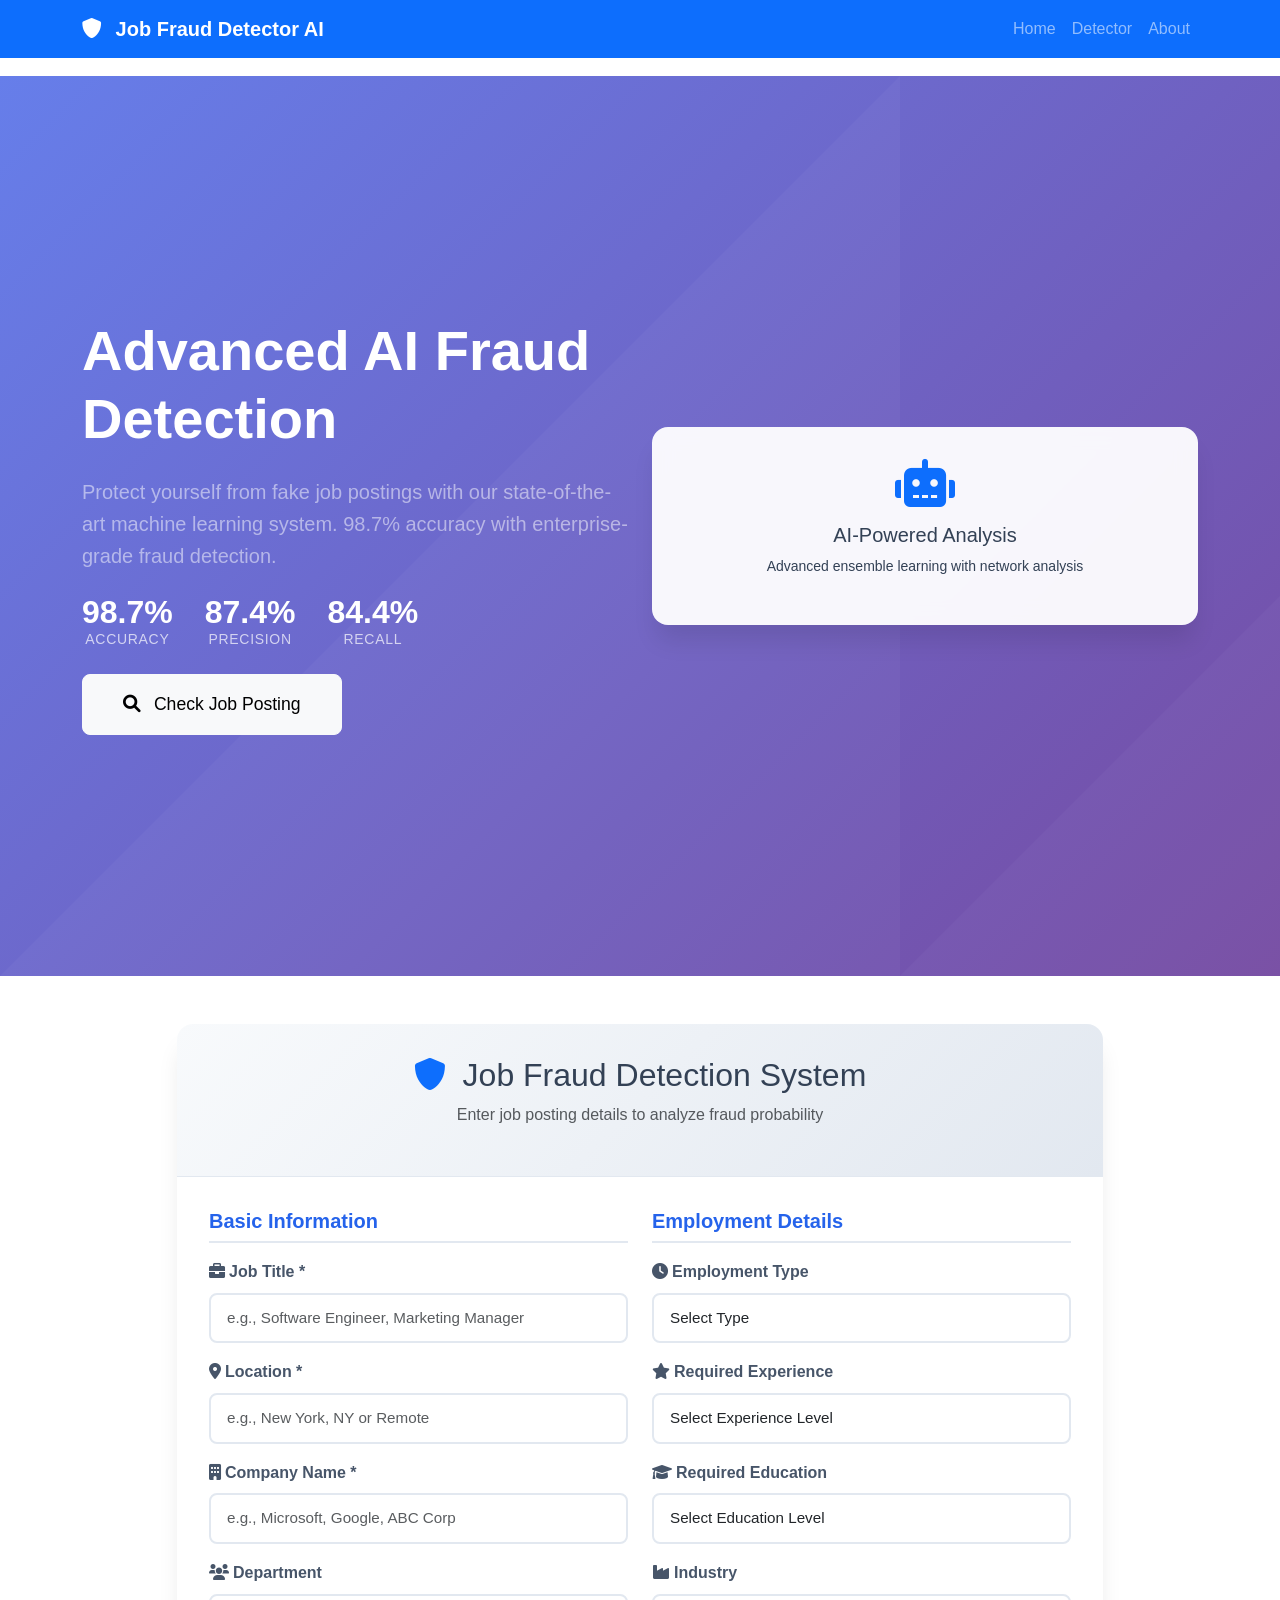
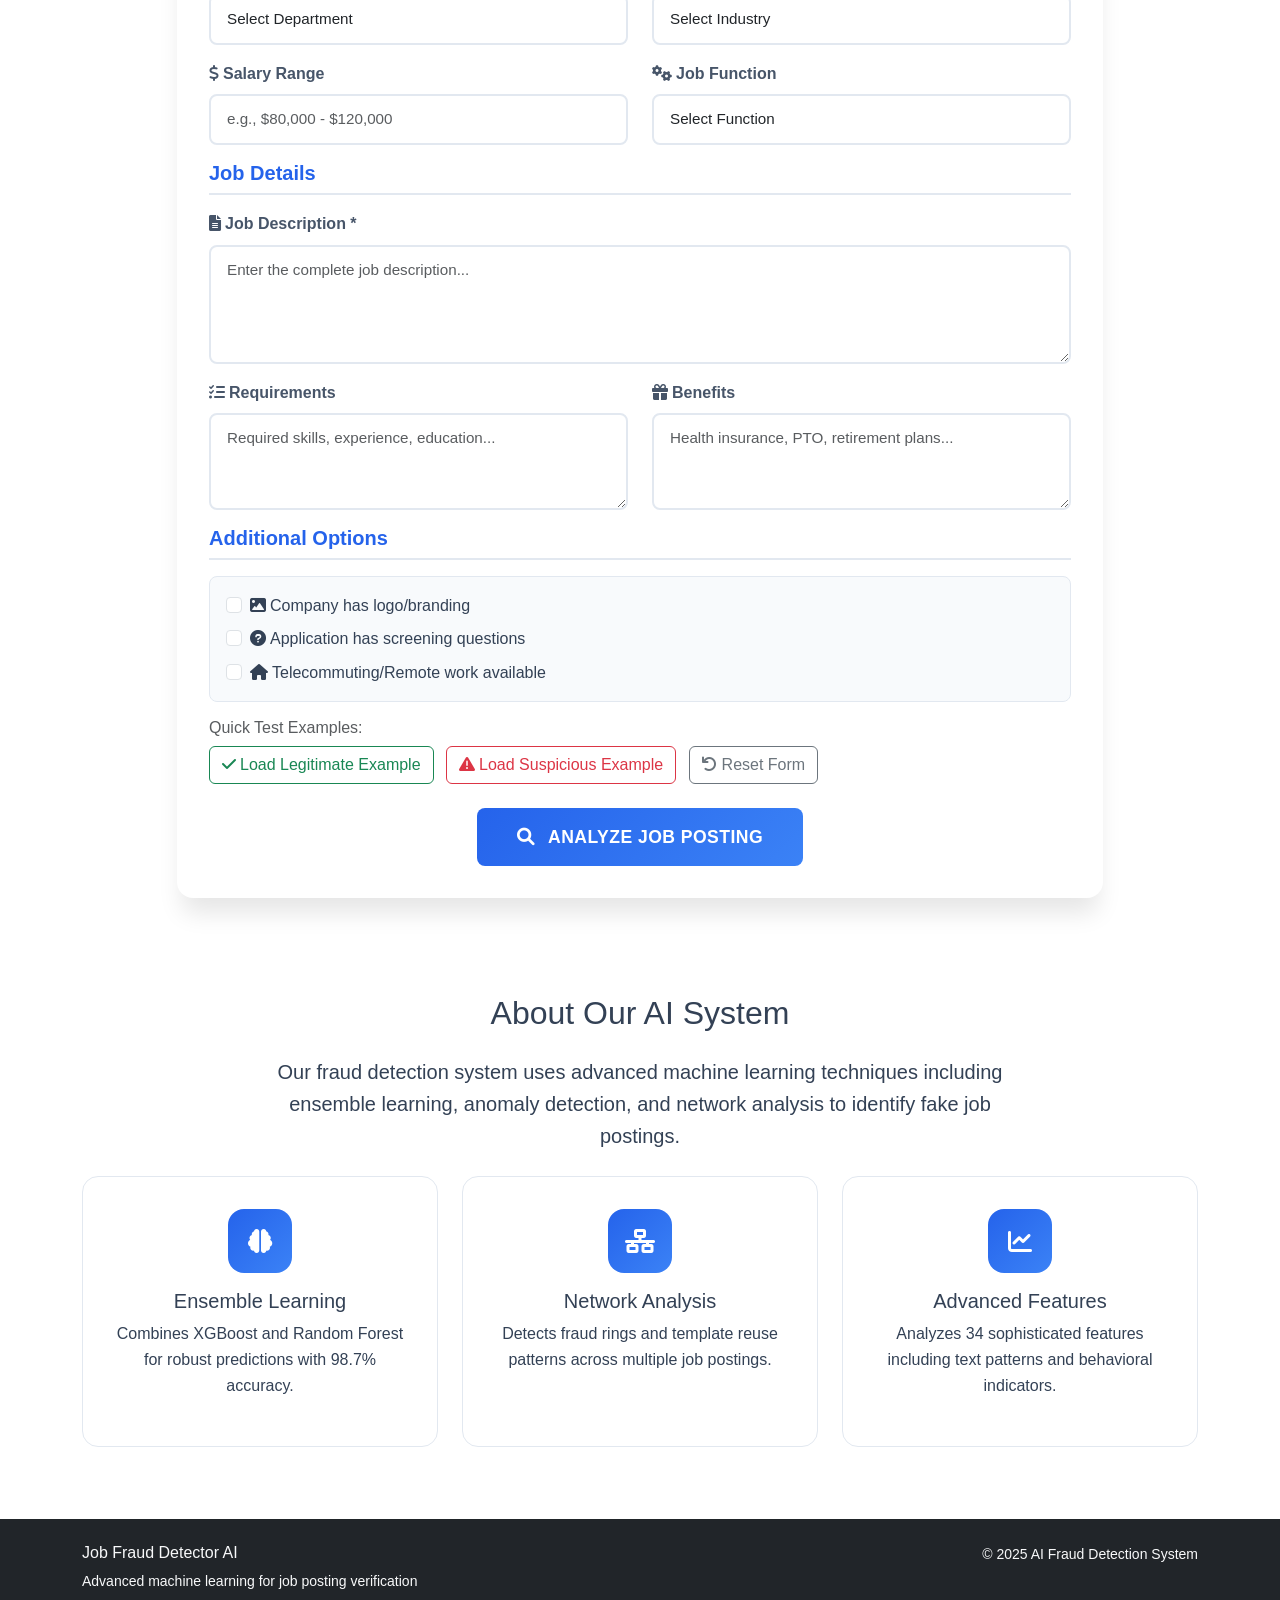
<file: index.html>
<!DOCTYPE html>
<html lang="en">
<head>
    <meta charset="UTF-8">
    <meta name="viewport" content="width=device-width, initial-scale=1.0">
    <title>AI-Powered Job Fraud Detection System</title>
    
    <!-- Bootstrap CSS -->
    <link href="https://cdn.jsdelivr.net/npm/bootstrap@5.3.0/dist/css/bootstrap.min.css" rel="stylesheet">
    <!-- Font Awesome -->
    <link href="https://cdnjs.cloudflare.com/ajax/libs/font-awesome/6.0.0/css/all.min.css" rel="stylesheet">
    <!-- Custom CSS -->
    <link href="styles.css" rel="stylesheet">
</head>
<body>
    <!-- Navigation -->
    <nav class="navbar navbar-expand-lg navbar-dark bg-primary fixed-top">
        <div class="container">
            <a class="navbar-brand fw-bold" href="#">
                <i class="fas fa-shield-alt me-2"></i>
                Job Fraud Detector AI
            </a>
            <button class="navbar-toggler" type="button" data-bs-toggle="collapse" data-bs-target="#navbarNav">
                <span class="navbar-toggler-icon"></span>
            </button>
            <div class="collapse navbar-collapse" id="navbarNav">
                <ul class="navbar-nav ms-auto">
                    <li class="nav-item">
                        <a class="nav-link" href="#home">Home</a>
                    </li>
                    <li class="nav-item">
                        <a class="nav-link" href="#detector">Detector</a>
                    </li>
                    <li class="nav-item">
                        <a class="nav-link" href="#about">About</a>
                    </li>
                </ul>
            </div>
        </div>
    </nav>

    <!-- Hero Section -->
    <section id="home" class="hero-section">
        <div class="container">
            <div class="row align-items-center min-vh-100">
                <div class="col-lg-6">
                    <div class="hero-content">
                        <h1 class="display-4 fw-bold text-white mb-4">
                            Advanced AI Fraud Detection
                        </h1>
                        <p class="lead text-white-50 mb-4">
                            Protect yourself from fake job postings with our state-of-the-art machine learning system. 
                            98.7% accuracy with enterprise-grade fraud detection.
                        </p>
                        <div class="stats-row mb-4">
                            <div class="stat-item">
                                <div class="stat-number">98.7%</div>
                                <div class="stat-label">Accuracy</div>
                            </div>
                            <div class="stat-item">
                                <div class="stat-number">87.4%</div>
                                <div class="stat-label">Precision</div>
                            </div>
                            <div class="stat-item">
                                <div class="stat-number">84.4%</div>
                                <div class="stat-label">Recall</div>
                            </div>
                        </div>
                        <a href="#detector" class="btn btn-light btn-lg">
                            <i class="fas fa-search me-2"></i>
                            Check Job Posting
                        </a>
                    </div>
                </div>
                <div class="col-lg-6">
                    <div class="hero-image">
                        <div class="floating-card">
                            <i class="fas fa-robot fa-3x text-primary mb-3"></i>
                            <h5>AI-Powered Analysis</h5>
                            <p class="small">Advanced ensemble learning with network analysis</p>
                        </div>
                    </div>
                </div>
            </div>
        </div>
    </section>

    <!-- Main Detector Section -->
    <section id="detector" class="py-5">
        <div class="container">
            <div class="row justify-content-center">
                <div class="col-lg-10">
                    <div class="detector-card">
                        <div class="card-header text-center">
                            <h2 class="mb-0">
                                <i class="fas fa-shield-alt text-primary me-2"></i>
                                Job Fraud Detection System
                            </h2>
                            <p class="text-muted mt-2">Enter job posting details to analyze fraud probability</p>
                        </div>
                        
                        <div class="card-body">
                            <form id="analyzeForm">
                                <div class="row">
                                    <!-- Basic Information -->
                                    <div class="col-md-6">
                                        <h5 class="section-title">Basic Information</h5>
                                        
                                        <div class="mb-3">
                                            <label for="title" class="form-label">
                                                <i class="fas fa-briefcase me-1"></i>Job Title *
                                            </label>
                                            <input type="text" class="form-control" id="title" 
                                                   placeholder="e.g., Software Engineer, Marketing Manager"
                                                   required>
                                        </div>

                                        <div class="mb-3">
                                            <label for="location" class="form-label">
                                                <i class="fas fa-map-marker-alt me-1"></i>Location *
                                            </label>
                                            <input type="text" class="form-control" id="location" 
                                                   placeholder="e.g., New York, NY or Remote"
                                                   required>
                                        </div>

                                        <div class="mb-3">
                                            <label for="company" class="form-label">
                                                <i class="fas fa-building me-1"></i>Company Name *
                                            </label>
                                            <input type="text" class="form-control" id="company" 
                                                   placeholder="e.g., Microsoft, Google, ABC Corp"
                                                   required>
                                        </div>

                                        <div class="mb-3">
                                            <label for="department" class="form-label">
                                                <i class="fas fa-users me-1"></i>Department
                                            </label>
                                            <select class="form-control" id="department">
                                                <option value="">Select Department</option>
                                                <option value="Engineering">Engineering</option>
                                                <option value="Marketing">Marketing</option>
                                                <option value="Sales">Sales</option>
                                                <option value="Customer Service">Customer Service</option>
                                                <option value="Administrative">Administrative</option>
                                                <option value="Healthcare">Healthcare</option>
                                                <option value="Finance">Finance</option>
                                                <option value="Other">Other</option>
                                            </select>
                                        </div>

                                        <div class="mb-3">
                                            <label for="salaryRange" class="form-label">
                                                <i class="fas fa-dollar-sign me-1"></i>Salary Range
                                            </label>
                                            <input type="text" class="form-control" id="salaryRange" 
                                                   placeholder="e.g., $80,000 - $120,000">
                                        </div>
                                    </div>

                                    <!-- Employment Details -->
                                    <div class="col-md-6">
                                        <h5 class="section-title">Employment Details</h5>
                                        
                                        <div class="mb-3">
                                            <label for="employmentType" class="form-label">
                                                <i class="fas fa-clock me-1"></i>Employment Type
                                            </label>
                                            <select class="form-control" id="employmentType">
                                                <option value="">Select Type</option>
                                                <option value="Full-time">Full-time</option>
                                                <option value="Part-time">Part-time</option>
                                                <option value="Contract">Contract</option>
                                                <option value="Temporary">Temporary</option>
                                                <option value="Other">Other</option>
                                            </select>
                                        </div>

                                        <div class="mb-3">
                                            <label for="requiredExperience" class="form-label">
                                                <i class="fas fa-star me-1"></i>Required Experience
                                            </label>
                                            <select class="form-control" id="requiredExperience">
                                                <option value="">Select Experience Level</option>
                                                <option value="Entry level">Entry level</option>
                                                <option value="Mid-Senior level">Mid-Senior level</option>
                                                <option value="Director">Director</option>
                                                <option value="Executive">Executive</option>
                                                <option value="Not Applicable">Not Applicable</option>
                                            </select>
                                        </div>

                                        <div class="mb-3">
                                            <label for="requiredEducation" class="form-label">
                                                <i class="fas fa-graduation-cap me-1"></i>Required Education
                                            </label>
                                            <select class="form-control" id="requiredEducation">
                                                <option value="">Select Education Level</option>
                                                <option value="High School">High School</option>
                                                <option value="Associate Degree">Associate Degree</option>
                                                <option value="Bachelor's Degree">Bachelor's Degree</option>
                                                <option value="Master's Degree">Master's Degree</option>
                                                <option value="Doctoral Degree">Doctoral Degree</option>
                                                <option value="Unspecified">Unspecified</option>
                                            </select>
                                        </div>

                                        <div class="mb-3">
                                            <label for="industry" class="form-label">
                                                <i class="fas fa-industry me-1"></i>Industry
                                            </label>
                                            <select class="form-control" id="industry">
                                                <option value="">Select Industry</option>
                                                <option value="Technology">Technology</option>
                                                <option value="Healthcare">Healthcare</option>
                                                <option value="Finance">Finance</option>
                                                <option value="Education">Education</option>
                                                <option value="Manufacturing">Manufacturing</option>
                                                <option value="Retail">Retail</option>
                                                <option value="Other">Other</option>
                                            </select>
                                        </div>

                                        <div class="mb-3">
                                            <label for="jobFunction" class="form-label">
                                                <i class="fas fa-cogs me-1"></i>Job Function
                                            </label>
                                            <select class="form-control" id="jobFunction">
                                                <option value="">Select Function</option>
                                                <option value="Engineering">Engineering</option>
                                                <option value="Marketing">Marketing</option>
                                                <option value="Sales">Sales</option>
                                                <option value="Customer Service">Customer Service</option>
                                                <option value="Administrative">Administrative</option>
                                                <option value="Healthcare">Healthcare</option>
                                                <option value="Other">Other</option>
                                            </select>
                                        </div>
                                    </div>
                                </div>

                                <!-- Text Fields -->
                                <div class="row">
                                    <div class="col-12">
                                        <h5 class="section-title">Job Details</h5>
                                    </div>
                                    
                                    <div class="col-md-12 mb-3">
                                        <label for="description" class="form-label">
                                            <i class="fas fa-file-alt me-1"></i>Job Description *
                                        </label>
                                        <textarea class="form-control" id="description" rows="4" 
                                                  placeholder="Enter the complete job description..."
                                                  required></textarea>
                                    </div>

                                    <div class="col-md-6 mb-3">
                                        <label for="requirements" class="form-label">
                                            <i class="fas fa-list-check me-1"></i>Requirements
                                        </label>
                                        <textarea class="form-control" id="requirements" rows="3" 
                                                  placeholder="Required skills, experience, education..."></textarea>
                                    </div>

                                    <div class="col-md-6 mb-3">
                                        <label for="benefits" class="form-label">
                                            <i class="fas fa-gift me-1"></i>Benefits
                                        </label>
                                        <textarea class="form-control" id="benefits" rows="3" 
                                                  placeholder="Health insurance, PTO, retirement plans..."></textarea>
                                    </div>
                                </div>

                                <!-- Additional Options -->
                                <div class="row">
                                    <div class="col-12">
                                        <h5 class="section-title">Additional Options</h5>
                                    </div>
                                    
                                    <div class="col-md-12 mb-3">
                                        <div class="form-check-group">
                                            <div class="form-check">
                                                <input class="form-check-input" type="checkbox" id="hasCompanyLogo">
                                                <label class="form-check-label" for="hasCompanyLogo">
                                                    <i class="fas fa-image me-1"></i>Company has logo/branding
                                                </label>
                                            </div>
                                            <div class="form-check">
                                                <input class="form-check-input" type="checkbox" id="hasQuestions">
                                                <label class="form-check-label" for="hasQuestions">
                                                    <i class="fas fa-question-circle me-1"></i>Application has screening questions
                                                </label>
                                            </div>
                                            <div class="form-check">
                                                <input class="form-check-input" type="checkbox" id="telecommuting">
                                                <label class="form-check-label" for="telecommuting">
                                                    <i class="fas fa-home me-1"></i>Telecommuting/Remote work available
                                                </label>
                                            </div>
                                        </div>
                                    </div>
                                </div>

                                <!-- Demo Buttons -->
                                <div class="row mb-4">
                                    <div class="col-12">
                                        <h6 class="text-muted mb-2">Quick Test Examples:</h6>
                                        <button type="button" class="btn btn-outline-success me-2 demo-btn" data-example="legitimate">
                                            <i class="fas fa-check me-1"></i>Load Legitimate Example
                                        </button>
                                        <button type="button" class="btn btn-outline-danger me-2 demo-btn" data-example="suspicious">
                                            <i class="fas fa-exclamation-triangle me-1"></i>Load Suspicious Example
                                        </button>
                                        <button type="button" class="btn btn-outline-secondary" id="resetBtn">
                                            <i class="fas fa-undo me-1"></i>Reset Form
                                        </button>
                                    </div>
                                </div>

                                <!-- Submit Button -->
                                <div class="text-center">
                                    <button type="submit" class="btn btn-primary btn-lg" id="analyzeBtn">
                                        <i class="fas fa-search me-2"></i>
                                        Analyze Job Posting
                                    </button>
                                </div>
                            </form>
                        </div>
                    </div>
                </div>
            </div>
        </div>
    </section>

    <!-- Results Section -->
    <section id="results" class="py-5 bg-light" style="display: none;">
        <div class="container">
            <div class="row justify-content-center">
                <div class="col-lg-10">
                    <div class="results-card">
                        <div class="card-header text-center">
                            <h3 class="mb-0"><i class="fas fa-chart-line me-2"></i>Analysis Results</h3>
                        </div>
                        <div class="card-body">
                            <!-- Risk Level Display -->
                            <div class="risk-display low text-center mb-4">
                                <div class="risk-icon" id="riskIcon">✓</div>
                                <div class="risk-percentage" id="riskPercentage">0%</div>
                                <div class="risk-label" id="riskLabel">Analyzing...</div>
                                <div class="mt-2" id="confidenceLevel">Confidence: Medium</div>
                            </div>

                            <!-- Performance Metrics -->
                            <div class="row mb-4">
                                <div class="col-md-3">
                                    <div class="metric-card">
                                        <div class="metric-value" id="accuracyValue">98.7%</div>
                                        <div class="metric-label">Accuracy</div>
                                    </div>
                                </div>
                                <div class="col-md-3">
                                    <div class="metric-card">
                                        <div class="metric-value" id="precisionValue">87.4%</div>
                                        <div class="metric-label">Precision</div>
                                    </div>
                                </div>
                                <div class="col-md-3">
                                    <div class="metric-card">
                                        <div class="metric-value" id="recallValue">84.4%</div>
                                        <div class="metric-label">Recall</div>
                                    </div>
                                </div>
                                <div class="col-md-3">
                                    <div class="metric-card">
                                        <div class="metric-value" id="f1Value">85.9%</div>
                                        <div class="metric-label">F1-Score</div>
                                    </div>
                                </div>
                            </div>

                            <!-- Feature Analysis -->
                            <div class="feature-analysis">
                                <h5><i class="fas fa-microscope me-2"></i>Feature Analysis</h5>
                                <div id="featureAnalysis">
                                    <p class="text-muted">Analysis results will appear here...</p>
                                </div>
                            </div>

                            <!-- Recommendations -->
                            <div class="recommendations mt-4">
                                <h5><i class="fas fa-lightbulb me-2"></i>Recommendations</h5>
                                <div id="recommendationsList">
                                    <p class="text-muted">Recommendations will appear here...</p>
                                </div>
                            </div>

                            <!-- Action Buttons -->
                            <div class="text-center mt-4">
                                <button class="btn btn-outline-primary me-2" onclick="window.scrollTo(0, 0)">
                                    <i class="fas fa-arrow-up me-2"></i>Back to Top
                                </button>
                                <button class="btn btn-success" onclick="resetForm()">
                                    <i class="fas fa-redo me-2"></i>Analyze Another
                                </button>
                            </div>
                                    <i class="fas fa-download me-2"></i>Download Report
                                </button>
                            </div>
                        </div>
                    </div>
                </div>
            </div>
        </div>
    </section>

    <!-- About Section -->
    <section id="about" class="py-5">
        <div class="container">
            <div class="row">
                <div class="col-lg-8 mx-auto text-center">
                    <h2 class="mb-4">About Our AI System</h2>
                    <p class="lead mb-4">
                        Our fraud detection system uses advanced machine learning techniques including 
                        ensemble learning, anomaly detection, and network analysis to identify fake job postings.
                    </p>
                </div>
            </div>
            
            <div class="row">
                <div class="col-md-4 mb-4">
                    <div class="feature-card text-center">
                        <div class="feature-icon">
                            <i class="fas fa-brain"></i>
                        </div>
                        <h5>Ensemble Learning</h5>
                        <p>Combines XGBoost and Random Forest for robust predictions with 98.7% accuracy.</p>
                    </div>
                </div>
                
                <div class="col-md-4 mb-4">
                    <div class="feature-card text-center">
                        <div class="feature-icon">
                            <i class="fas fa-network-wired"></i>
                        </div>
                        <h5>Network Analysis</h5>
                        <p>Detects fraud rings and template reuse patterns across multiple job postings.</p>
                    </div>
                </div>
                
                <div class="col-md-4 mb-4">
                    <div class="feature-card text-center">
                        <div class="feature-icon">
                            <i class="fas fa-chart-line"></i>
                        </div>
                        <h5>Advanced Features</h5>
                        <p>Analyzes 34 sophisticated features including text patterns and behavioral indicators.</p>
                    </div>
                </div>
            </div>
        </div>
    </section>

    <!-- Footer -->
    <footer class="bg-dark text-light py-4">
        <div class="container">
            <div class="row">
                <div class="col-md-6">
                    <h6>Job Fraud Detector AI</h6>
                    <p class="small mb-0">Advanced machine learning for job posting verification</p>
                </div>
                <div class="col-md-6 text-end">
                    <p class="small mb-0">© 2025 AI Fraud Detection System</p>
                </div>
            </div>
        </div>
    </footer>

    <!-- Loading Modal -->
    <div class="modal fade" id="loadingModal" tabindex="-1" data-bs-backdrop="static">
        <div class="modal-dialog modal-dialog-centered">
            <div class="modal-content">
                <div class="modal-body text-center py-4">
                    <div class="spinner-border text-primary mb-3" role="status">
                        <span class="visually-hidden">Loading...</span>
                    </div>
                    <h5>Analyzing Job Posting...</h5>
                    <p class="mb-0">Our AI is processing your data using advanced algorithms</p>
                </div>
            </div>
        </div>
    </div>

    <!-- Bootstrap JS -->
    <script src="https://cdn.jsdelivr.net/npm/bootstrap@5.3.0/dist/js/bootstrap.bundle.min.js"></script>
    <!-- Custom JS -->
    <script src="script.js"></script>
</body>
</html>
</file>
<file: styles.css>
/* Custom CSS for Job Fraud Detection System */

/* Global Styles */
:root {
    --primary-color: #2563eb;
    --secondary-color: #f8fafc;
    --success-color: #10b981;
    --warning-color: #f59e0b;
    --danger-color: #ef4444;
    --dark-color: #1e293b;
    --light-color: #f1f5f9;
}

body {
    font-family: 'Inter', -apple-system, BlinkMacSystemFont, sans-serif;
    line-height: 1.6;
    color: #334155;
    padding-top: 76px;
}

/* Hero Section */
.hero-section {
    background: linear-gradient(135deg, #667eea 0%, #764ba2 100%);
    position: relative;
    overflow: hidden;
}

.hero-section::before {
    content: '';
    position: absolute;
    top: 0;
    left: 0;
    right: 0;
    bottom: 0;
    background: url('data:image/svg+xml,<svg xmlns="http://www.w3.org/2000/svg" viewBox="0 0 1000 1000"><polygon fill="%23ffffff08" points="0,1000 1000,0 1000,1000"/></svg>');
    pointer-events: none;
}

.hero-content {
    position: relative;
    z-index: 2;
}

.stats-row {
    display: flex;
    gap: 2rem;
    flex-wrap: wrap;
}

.stat-item {
    text-align: center;
}

.stat-number {
    font-size: 2rem;
    font-weight: 700;
    color: #ffffff;
    line-height: 1;
}

.stat-label {
    font-size: 0.875rem;
    color: rgba(255, 255, 255, 0.7);
    text-transform: uppercase;
    letter-spacing: 0.05em;
}

.hero-image {
    position: relative;
    text-align: center;
}

.floating-card {
    background: rgba(255, 255, 255, 0.95);
    border-radius: 1rem;
    padding: 2rem;
    backdrop-filter: blur(10px);
    box-shadow: 0 20px 25px -5px rgba(0, 0, 0, 0.1);
    animation: float 6s ease-in-out infinite;
}

@keyframes float {
    0%, 100% { transform: translateY(0px); }
    50% { transform: translateY(-20px); }
}

/* Detector Card */
.detector-card {
    background: #ffffff;
    border-radius: 1rem;
    box-shadow: 0 20px 25px -5px rgba(0, 0, 0, 0.1);
    border: none;
    overflow: hidden;
}

.detector-card .card-header {
    background: linear-gradient(135deg, #f8fafc 0%, #e2e8f0 100%);
    border-bottom: 1px solid #e2e8f0;
    padding: 2rem;
}

.detector-card .card-body {
    padding: 2rem;
}

.section-title {
    color: var(--primary-color);
    font-weight: 600;
    margin-bottom: 1rem;
    padding-bottom: 0.5rem;
    border-bottom: 2px solid #e2e8f0;
}

/* Form Styles */
.form-control {
    border: 2px solid #e2e8f0;
    border-radius: 0.5rem;
    padding: 0.75rem 1rem;
    font-size: 0.95rem;
    transition: all 0.3s ease;
}

.form-control:focus {
    border-color: var(--primary-color);
    box-shadow: 0 0 0 0.2rem rgba(37, 99, 235, 0.25);
}

.form-label {
    font-weight: 600;
    color: #475569;
    margin-bottom: 0.5rem;
}

.form-check-group {
    background: #f8fafc;
    border-radius: 0.5rem;
    padding: 1rem;
    border: 1px solid #e2e8f0;
}

.form-check {
    margin-bottom: 0.5rem;
}

.form-check:last-child {
    margin-bottom: 0;
}

.form-check-input:checked {
    background-color: var(--primary-color);
    border-color: var(--primary-color);
}

/* Results Section */
.results-card {
    background: #ffffff;
    border-radius: 1rem;
    box-shadow: 0 20px 25px -5px rgba(0, 0, 0, 0.1);
    border: none;
    overflow: hidden;
}

.results-card .card-header {
    background: linear-gradient(135deg, #1e293b 0%, #334155 100%);
    color: white;
    padding: 1.5rem;
}

.risk-display {
    padding: 2rem;
    border-radius: 1rem;
    margin-bottom: 2rem;
}

.risk-display.low {
    background: linear-gradient(135deg, #10b981 0%, #059669 100%);
    color: white;
}

.risk-display.medium {
    background: linear-gradient(135deg, #f59e0b 0%, #d97706 100%);
    color: white;
}

.risk-display.high {
    background: linear-gradient(135deg, #ef4444 0%, #dc2626 100%);
    color: white;
}

.risk-icon {
    font-size: 3rem;
    margin-bottom: 1rem;
}

.risk-percentage {
    font-size: 3rem;
    font-weight: 700;
    margin-bottom: 0.5rem;
}

.risk-label {
    font-size: 1.25rem;
    text-transform: uppercase;
    letter-spacing: 0.05em;
}

/* Metrics Cards */
.metric-card {
    background: #f8fafc;
    border-radius: 0.75rem;
    padding: 1.5rem;
    text-align: center;
    border: 1px solid #e2e8f0;
    height: 100%;
}

.metric-value {
    font-size: 2rem;
    font-weight: 700;
    color: var(--primary-color);
    margin-bottom: 0.5rem;
}

.metric-label {
    font-size: 0.875rem;
    color: #64748b;
    text-transform: uppercase;
    letter-spacing: 0.025em;
}

/* Feature Analysis */
.feature-analysis {
    background: #f8fafc;
    border-radius: 0.75rem;
    padding: 1.5rem;
    border: 1px solid #e2e8f0;
}

.feature-item {
    display: flex;
    align-items: center;
    padding: 0.75rem;
    margin-bottom: 0.5rem;
    background: white;
    border-radius: 0.5rem;
    border-left: 4px solid #e2e8f0;
}

.feature-item.triggered {
    border-left-color: var(--danger-color);
    background: #fef2f2;
}

.feature-item.safe {
    border-left-color: var(--success-color);
    background: #f0fdf4;
}

.feature-icon {
    width: 2rem;
    height: 2rem;
    border-radius: 50%;
    display: flex;
    align-items: center;
    justify-content: center;
    margin-right: 1rem;
    font-size: 0.875rem;
}

.feature-item.triggered .feature-icon {
    background: var(--danger-color);
    color: white;
}

.feature-item.safe .feature-icon {
    background: var(--success-color);
    color: white;
}

/* Recommendations */
.recommendations {
    background: #fffbeb;
    border: 1px solid #fed7aa;
    border-radius: 0.75rem;
    padding: 1.5rem;
}

.recommendation-item {
    display: flex;
    align-items: flex-start;
    margin-bottom: 1rem;
}

.recommendation-item:last-child {
    margin-bottom: 0;
}

.recommendation-icon {
    width: 1.5rem;
    height: 1.5rem;
    background: var(--warning-color);
    color: white;
    border-radius: 50%;
    display: flex;
    align-items: center;
    justify-content: center;
    font-size: 0.75rem;
    margin-right: 1rem;
    flex-shrink: 0;
    margin-top: 0.125rem;
}

/* About Section */
.feature-card {
    background: white;
    border-radius: 1rem;
    padding: 2rem;
    height: 100%;
    border: 1px solid #e2e8f0;
    transition: transform 0.3s ease, box-shadow 0.3s ease;
}

.feature-card:hover {
    transform: translateY(-5px);
    box-shadow: 0 20px 25px -5px rgba(0, 0, 0, 0.1);
}

.feature-icon {
    width: 4rem;
    height: 4rem;
    background: linear-gradient(135deg, var(--primary-color) 0%, #3b82f6 100%);
    color: white;
    border-radius: 1rem;
    display: flex;
    align-items: center;
    justify-content: center;
    font-size: 1.5rem;
    margin: 0 auto 1rem;
}

/* Buttons */
.btn-primary {
    background: linear-gradient(135deg, var(--primary-color) 0%, #3b82f6 100%);
    border: none;
    border-radius: 0.5rem;
    padding: 0.75rem 2rem;
    font-weight: 600;
    text-transform: uppercase;
    letter-spacing: 0.025em;
    transition: all 0.3s ease;
}

.btn-primary:hover {
    transform: translateY(-2px);
    box-shadow: 0 10px 25px -5px rgba(37, 99, 235, 0.4);
}

.btn-lg {
    padding: 1rem 2.5rem;
    font-size: 1.1rem;
}

/* Loading Animation */
.spinner-border {
    width: 3rem;
    height: 3rem;
}

/* Responsive Design */
@media (max-width: 768px) {
    .stats-row {
        justify-content: center;
        gap: 1rem;
    }
    
    .stat-number {
        font-size: 1.5rem;
    }
    
    .hero-section {
        text-align: center;
    }
    
    .floating-card {
        margin-top: 2rem;
    }
    
    .detector-card .card-body {
        padding: 1rem;
    }
    
    .section-title {
        font-size: 1.1rem;
    }
    
    .risk-percentage {
        font-size: 2rem;
    }
    
    .metric-value {
        font-size: 1.5rem;
    }
}

@media (max-width: 576px) {
    body {
        padding-top: 70px;
    }
    
    .hero-section .display-4 {
        font-size: 2rem;
    }
    
    .stats-row {
        flex-direction: column;
        align-items: center;
        gap: 1rem;
    }
    
    .detector-card .card-header,
    .detector-card .card-body {
        padding: 1rem;
    }
}

/* Smooth Scrolling */
html {
    scroll-behavior: smooth;
}

/* Custom Scrollbar */
::-webkit-scrollbar {
    width: 8px;
}

::-webkit-scrollbar-track {
    background: #f1f5f9;
}

::-webkit-scrollbar-thumb {
    background: #cbd5e1;
    border-radius: 4px;
}

::-webkit-scrollbar-thumb:hover {
    background: #94a3b8;
}

/* Animation Classes */
.fade-in {
    animation: fadeIn 0.8s ease-in-out;
}

@keyframes fadeIn {
    from {
        opacity: 0;
        transform: translateY(30px);
    }
    to {
        opacity: 1;
        transform: translateY(0);
    }
}

.slide-in-left {
    animation: slideInLeft 0.6s ease-out;
}

@keyframes slideInLeft {
    from {
        opacity: 0;
        transform: translateX(-50px);
    }
    to {
        opacity: 1;
        transform: translateX(0);
    }
}

.slide-in-right {
    animation: slideInRight 0.6s ease-out;
}

@keyframes slideInRight {
    from {
        opacity: 0;
        transform: translateX(50px);
    }
    to {
        opacity: 1;
        transform: translateX(0);
    }
}
</file>
